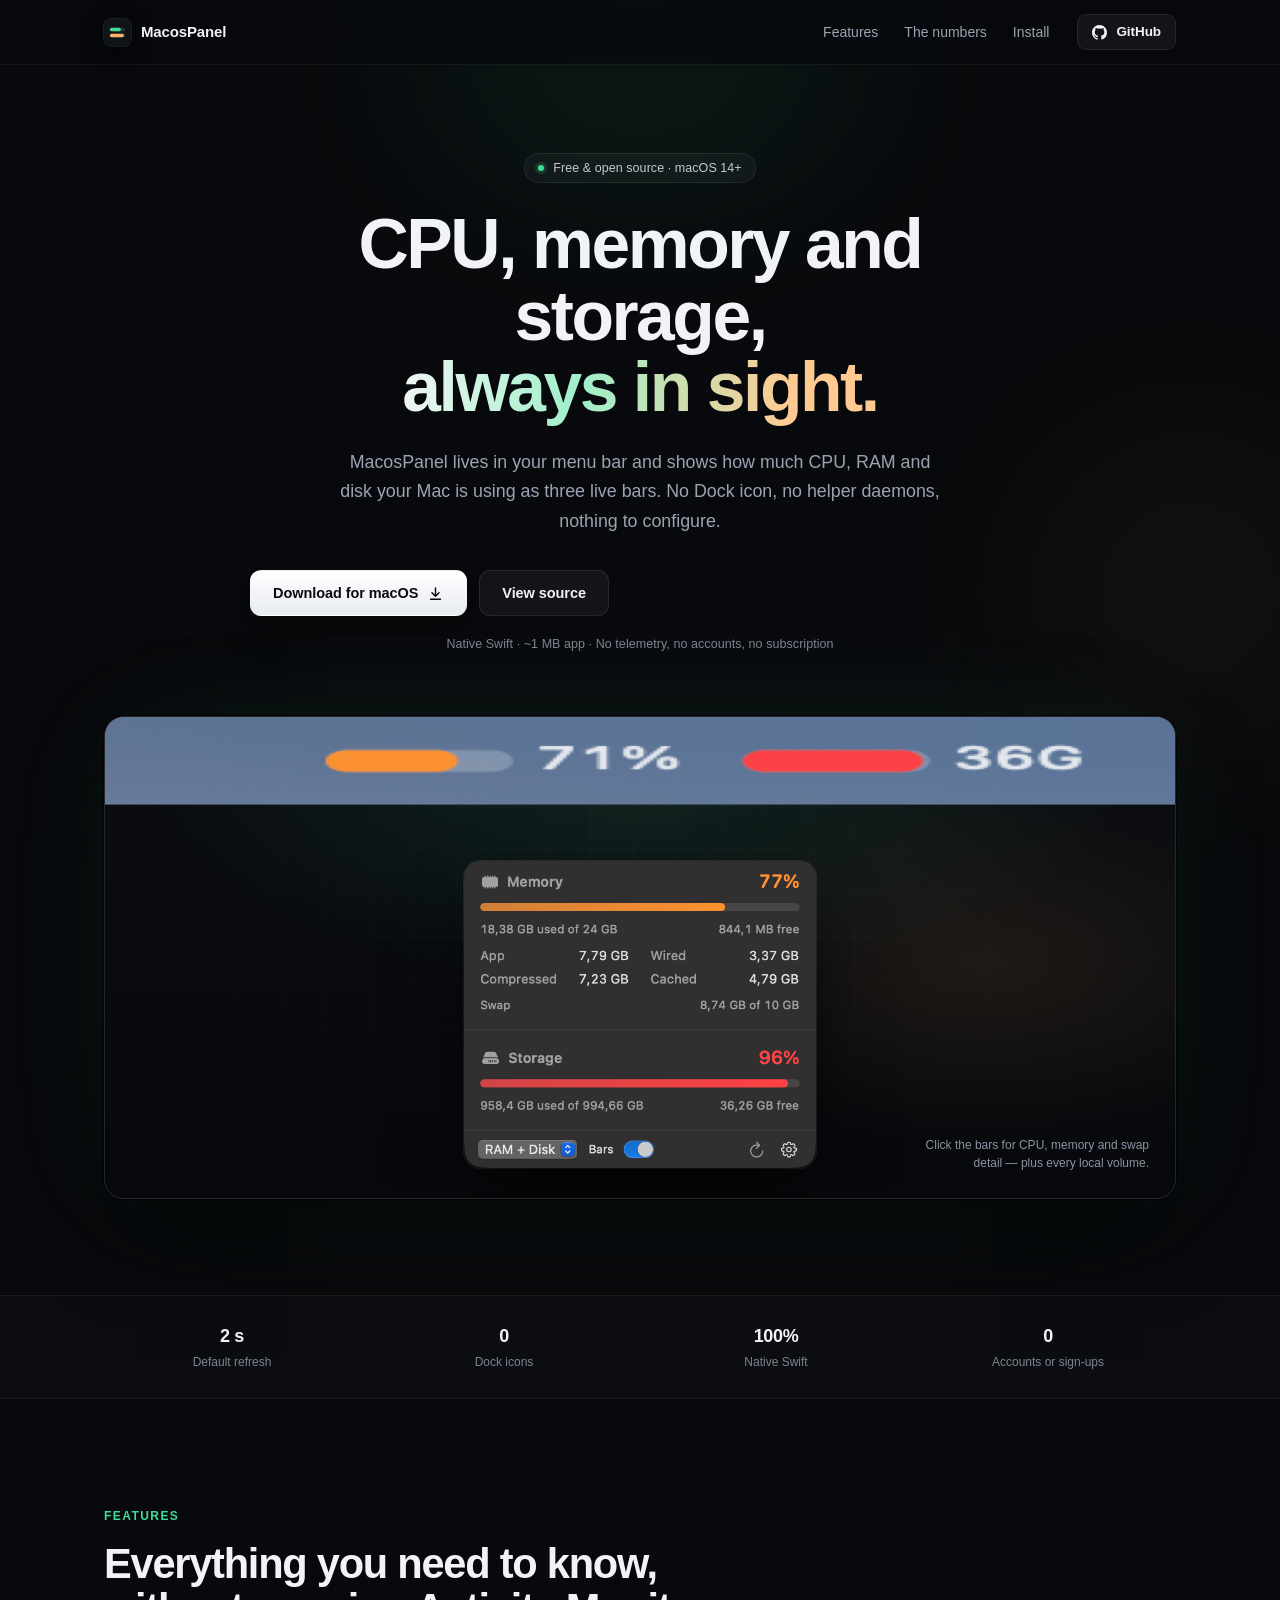
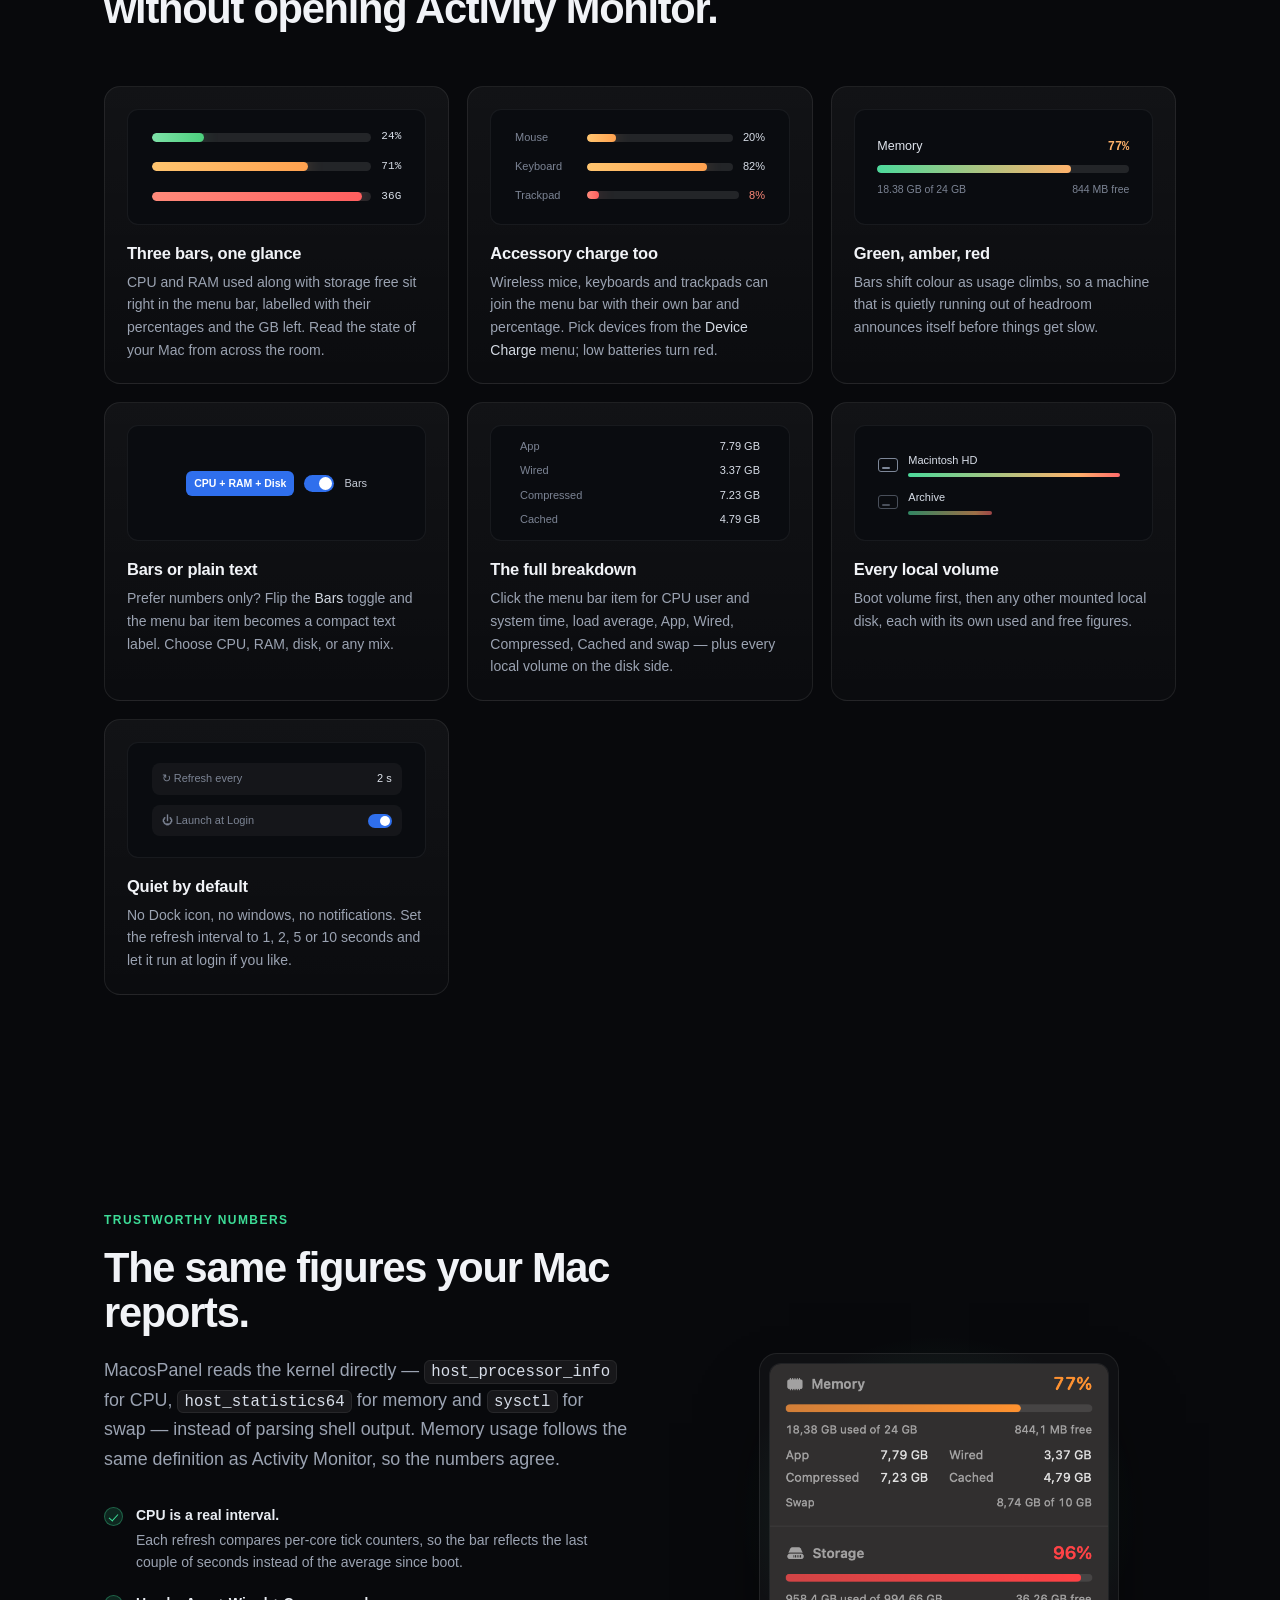
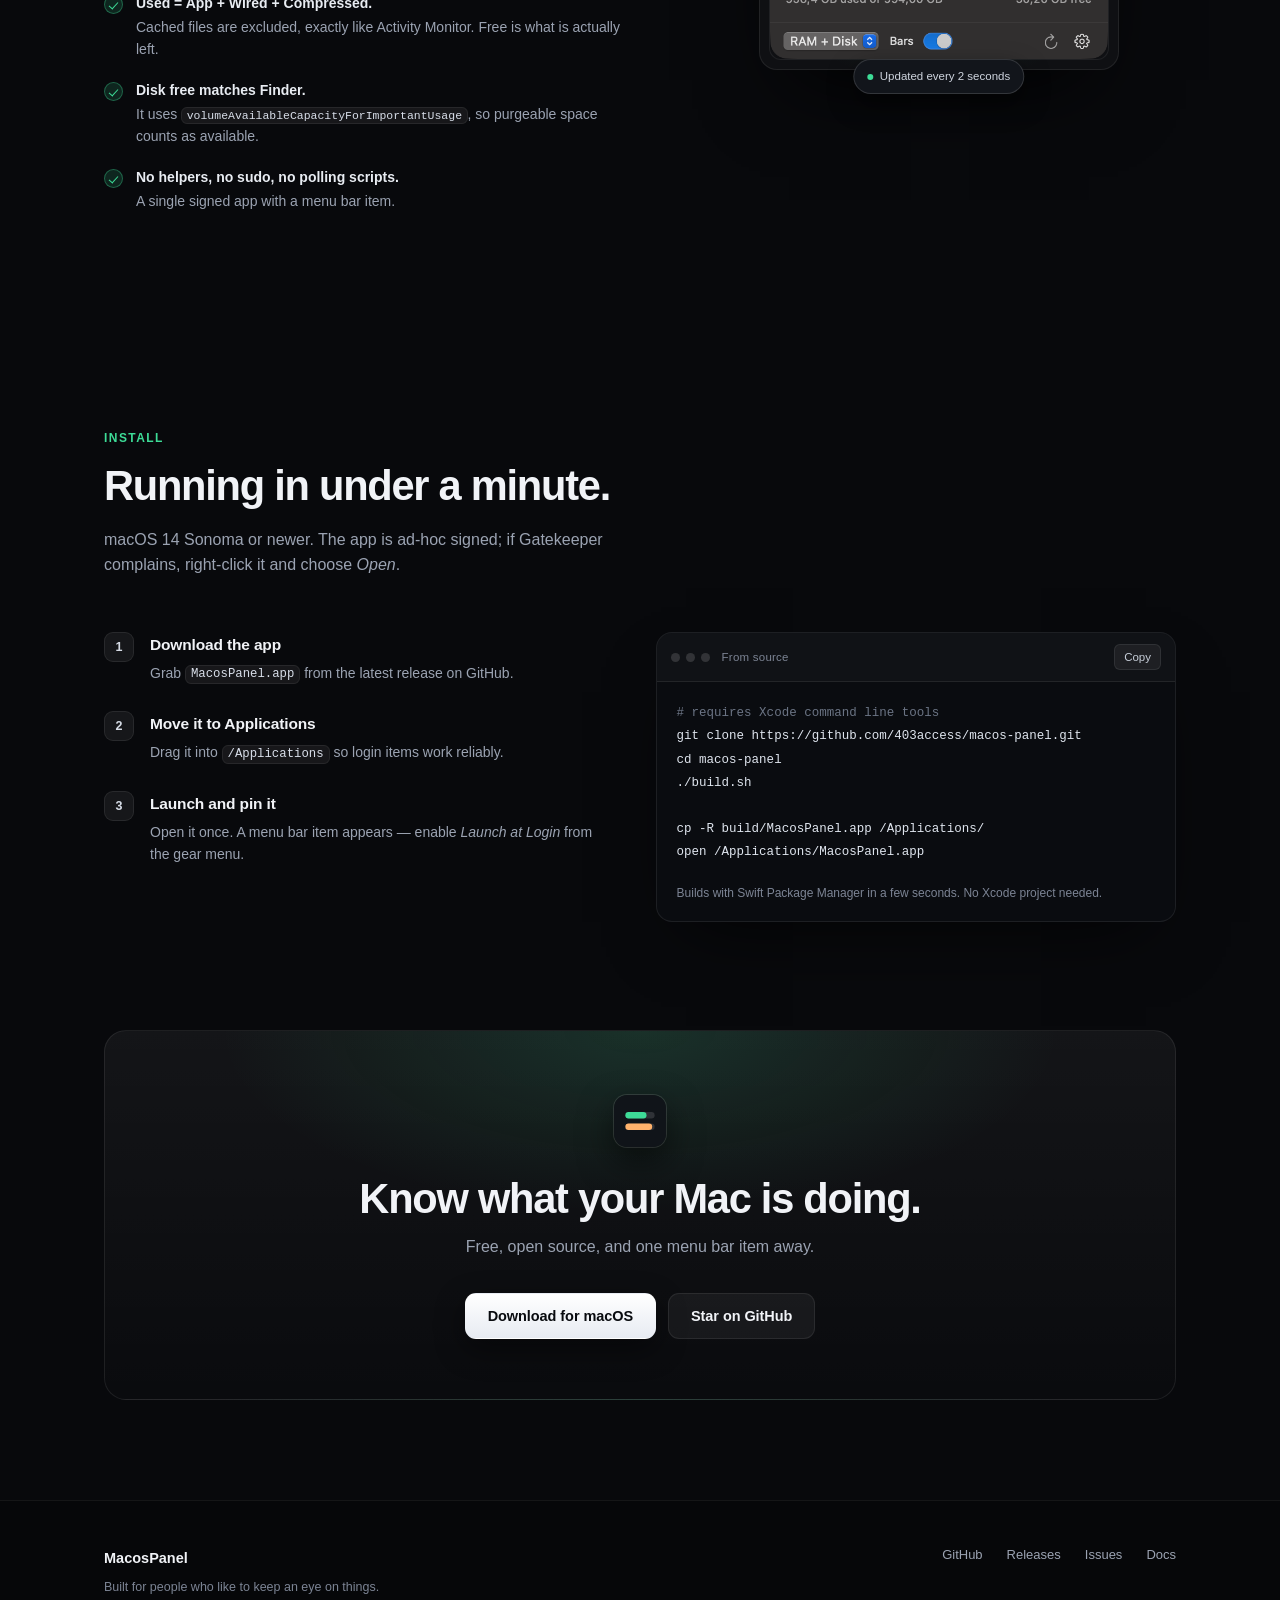
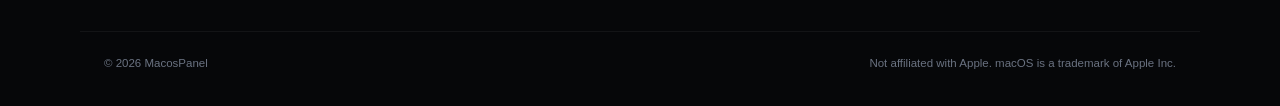
<file: site/index.html>
<!doctype html>
<html lang="en">
<head>
<meta charset="utf-8">
<meta name="viewport" content="width=device-width, initial-scale=1">
<title>MacosPanel — CPU, RAM and storage in your menu bar</title>
<meta name="description" content="MacosPanel is a tiny native macOS menu bar app that shows live CPU, RAM and disk usage as three bars you can read at a glance, plus the battery charge of your wireless mouse and keyboard. Free, open source, no Dock icon.">
<meta name="theme-color" content="#08090c">
<meta property="og:title" content="MacosPanel — CPU, RAM and storage in your menu bar">
<meta property="og:description" content="Three live bars in your menu bar: CPU, memory and disk. Native Swift, no background daemons, no subscriptions.">
<meta property="og:type" content="website">
<meta property="og:url" content="https://403access.github.io/macos-panel/">
<meta property="og:image" content="https://403access.github.io/macos-panel/assets/panel.png">
<link rel="canonical" href="https://403access.github.io/macos-panel/">
<meta name="twitter:card" content="summary_large_image">
<meta name="twitter:title" content="MacosPanel — CPU, RAM and storage in your menu bar">
<meta name="twitter:description" content="Three live bars in your menu bar: CPU, memory and disk. Native Swift, no background daemons, no subscriptions.">
<link rel="icon" href="assets/favicon.svg" type="image/svg+xml">
<link rel="stylesheet" href="styles.css">
<script>document.documentElement.classList.add("js");</script>
</head>
<body>

<div class="glow glow-a" aria-hidden="true"></div>
<div class="glow glow-b" aria-hidden="true"></div>

<header class="nav">
  <div class="container nav-inner">
    <a class="brand" href="#top" aria-label="MacosPanel home">
      <svg class="brand-mark" viewBox="0 0 64 64" aria-hidden="true">
        <rect width="64" height="64" rx="15" fill="#101419"/>
        <rect x="14" y="21" width="36" height="8" rx="4" fill="#ffffff" opacity=".13"/>
        <rect x="14" y="21" width="26" height="8" rx="4" fill="#3ddc97"/>
        <rect x="14" y="35" width="36" height="8" rx="4" fill="#ffffff" opacity=".13"/>
        <rect x="14" y="35" width="33" height="8" rx="4" fill="#ffb26b"/>
      </svg>
      <span>MacosPanel</span>
    </a>
    <nav class="nav-links" aria-label="Main">
      <a href="#features">Features</a>
      <a href="#numbers">The numbers</a>
      <a href="#install">Install</a>
    </nav>
    <a class="btn btn-ghost btn-sm" href="https://github.com/403access/macos-panel" target="_blank" rel="noreferrer">
      <svg class="gh" viewBox="0 0 16 16" aria-hidden="true"><path fill="currentColor" d="M8 0C3.58 0 0 3.58 0 8c0 3.54 2.29 6.53 5.47 7.59.4.07.55-.17.55-.38 0-.19-.01-.82-.01-1.49-2.01.37-2.53-.49-2.69-.94-.09-.23-.48-.94-.82-1.13-.28-.15-.68-.52-.01-.53.63-.01 1.08.58 1.23.82.72 1.21 1.87.87 2.33.66.07-.52.28-.87.51-1.07-1.78-.2-3.64-.89-3.64-3.95 0-.87.31-1.59.82-2.15-.08-.2-.36-1.02.08-2.12 0 0 .67-.21 2.2.82.64-.18 1.32-.27 2-.27.68 0 1.36.09 2 .27 1.53-1.04 2.2-.82 2.2-.82.44 1.1.16 1.92.08 2.12.51.56.82 1.27.82 2.15 0 3.07-1.87 3.75-3.65 3.95.29.25.54.73.54 1.48 0 1.07-.01 1.93-.01 2.2 0 .21.15.46.55.38A8.01 8.01 0 0016 8c0-4.42-3.58-8-8-8z"/></svg>
      GitHub
    </a>
  </div>
</header>

<main id="top">

  <section class="hero">
    <div class="container">
      <div class="hero-copy">
        <p class="pill">
          <span class="pill-dot"></span>
          Free &amp; open source · macOS 14+
        </p>
        <h1>CPU, memory and storage,<br><span class="grad">always in sight.</span></h1>
        <p class="lede">
          MacosPanel lives in your menu bar and shows how much CPU, RAM and disk your Mac
          is using as three live bars. No Dock icon, no helper daemons, nothing to configure.
        </p>
        <div class="cta-row">
          <a class="btn btn-primary" href="https://github.com/403access/macos-panel/releases/latest">
            Download for macOS
            <svg viewBox="0 0 24 24" aria-hidden="true"><path fill="none" stroke="currentColor" stroke-width="2" stroke-linecap="round" stroke-linejoin="round" d="M12 4v12m0 0l-5-5m5 5l5-5M5 20h14"/></svg>
          </a>
          <a class="btn btn-secondary" href="https://github.com/403access/macos-panel" target="_blank" rel="noreferrer">
            View source
          </a>
        </div>
        <p class="fine">Native Swift · ~1&nbsp;MB app · No telemetry, no accounts, no subscription</p>
      </div>

      <div class="showcase" role="img" aria-label="MacosPanel running in the macOS menu bar with its detail panel open">
        <div class="bar">
          <img class="bar-shot" src="assets/menubar.png" alt="MacosPanel's CPU, RAM and disk usage bars in the macOS menu bar" width="1280" height="132">
        </div>
        <div class="showcase-body">
          <div class="panel-shot">
            <img src="assets/panel.png" alt="The MacosPanel detail panel showing CPU, memory and storage gauges" width="604" height="526">
          </div>
          <p class="shot-caption">Click the bars for CPU, memory and swap detail — plus every local volume.</p>
        </div>
      </div>
    </div>
  </section>

  <section class="strip" aria-label="At a glance">
    <div class="container strip-inner">
      <div class="strip-item"><strong>2 s</strong><span>Default refresh</span></div>
      <div class="strip-item"><strong>0</strong><span>Dock icons</span></div>
      <div class="strip-item"><strong>100%</strong><span>Native Swift</span></div>
      <div class="strip-item"><strong>0</strong><span>Accounts or sign-ups</span></div>
    </div>
  </section>

  <section id="features" class="section">
    <div class="container">
      <header class="section-head">
        <p class="eyebrow">Features</p>
        <h2>Everything you need to know,<br>without opening Activity Monitor.</h2>
      </header>

      <div class="grid">
        <article class="card reveal">
          <div class="card-visual bars-demo" aria-hidden="true">
            <div class="demo-bar cool"><span class="track"><i style="width:24%"></i></span><em>24%</em></div>
            <div class="demo-bar"><span class="track"><i style="width:71%"></i></span><em>71%</em></div>
            <div class="demo-bar hot"><span class="track"><i style="width:96%"></i></span><em>36G</em></div>
          </div>
          <h3>Three bars, one glance</h3>
          <p>CPU and RAM used along with storage free sit right in the menu bar, labelled with their percentages and the GB left. Read the state of your Mac from across the room.</p>
        </article>

        <article class="card reveal">
          <div class="card-visual" aria-hidden="true">
            <div class="device-charge">
              <div class="row">
                <span>Mouse</span>
                <span class="track"><i style="width:20%"></i></span>
                <b>20%</b>
              </div>
              <div class="row">
                <span>Keyboard</span>
                <span class="track"><i style="width:82%"></i></span>
                <b>82%</b>
              </div>
              <div class="row low">
                <span>Trackpad</span>
                <span class="track"><i style="width:8%"></i></span>
                <b>8%</b>
              </div>
            </div>
          </div>
          <h3>Accessory charge too</h3>
          <p>Wireless mice, keyboards and trackpads can join the menu bar with their own bar and percentage. Pick devices from the <em>Device Charge</em> menu; low batteries turn red.</p>
        </article>

        <article class="card reveal">
          <div class="card-visual" aria-hidden="true">
            <div class="demo-gauge">
              <div class="demo-head"><span>Memory</span><b class="warn">77%</b></div>
              <div class="demo-track"><i style="width:77%"></i></div>
              <div class="demo-foot"><span>18.38 GB of 24 GB</span><span>844 MB free</span></div>
            </div>
          </div>
          <h3>Green, amber, red</h3>
          <p>Bars shift colour as usage climbs, so a machine that is quietly running out of headroom announces itself before things get slow.</p>
        </article>

        <article class="card reveal">
          <div class="card-visual mono-demo" aria-hidden="true">
            <span class="mono-pill">CPU + RAM + Disk</span>
            <span class="switch"><i></i></span>
            <span class="mono-text">Bars</span>
          </div>
          <h3>Bars or plain text</h3>
          <p>Prefer numbers only? Flip the <em>Bars</em> toggle and the menu bar item becomes a compact text label. Choose CPU, RAM, disk, or any mix.</p>
        </article>

        <article class="card reveal">
          <div class="card-visual" aria-hidden="true">
            <ul class="mini-list">
              <li><span>App</span><b>7.79 GB</b></li>
              <li><span>Wired</span><b>3.37 GB</b></li>
              <li><span>Compressed</span><b>7.23 GB</b></li>
              <li><span>Cached</span><b>4.79 GB</b></li>
            </ul>
          </div>
          <h3>The full breakdown</h3>
          <p>Click the menu bar item for CPU user and system time, load average, App, Wired, Compressed, Cached and swap — plus every local volume on the disk side.</p>
        </article>

        <article class="card reveal">
          <div class="card-visual" aria-hidden="true">
            <div class="demo-volumes">
              <div><span class="disk-ico"></span><div><b>Macintosh HD</b><i style="width:96%"></i></div></div>
              <div><span class="disk-ico alt"></span><div><b>Archive</b><i style="width:38%"></i></div></div>
            </div>
          </div>
          <h3>Every local volume</h3>
          <p>Boot volume first, then any other mounted local disk, each with its own used and free figures.</p>
        </article>

        <article class="card reveal">
          <div class="card-visual" aria-hidden="true">
            <div class="demo-settings">
              <span>↻ Refresh every <b>2 s</b></span>
              <span>⏻ Launch at Login <i class="on"></i></span>
            </div>
          </div>
          <h3>Quiet by default</h3>
          <p>No Dock icon, no windows, no notifications. Set the refresh interval to 1, 2, 5 or 10 seconds and let it run at login if you like.</p>
        </article>
      </div>
    </div>
  </section>

  <section id="numbers" class="section">
    <div class="container split">
      <div class="split-copy">
        <p class="eyebrow">Trustworthy numbers</p>
        <h2>The same figures your Mac reports.</h2>
        <p class="lede">
          MacosPanel reads the kernel directly — <code>host_processor_info</code> for CPU,
          <code>host_statistics64</code> for memory and <code>sysctl</code> for swap —
          instead of parsing shell output. Memory usage follows the
          same definition as Activity Monitor, so the numbers agree.
        </p>
        <ul class="checks">
          <li><span class="check"></span><div><b>CPU is a real interval.</b> Each refresh compares per-core tick counters, so the bar reflects the last couple of seconds instead of the average since boot.</div></li>
          <li><span class="check"></span><div><b>Used = App + Wired + Compressed.</b> Cached files are excluded, exactly like Activity Monitor. Free is what is actually left.</div></li>
          <li><span class="check"></span><div><b>Disk free matches Finder.</b> It uses <code>volumeAvailableCapacityForImportantUsage</code>, so purgeable space counts as available.</div></li>
          <li><span class="check"></span><div><b>No helpers, no sudo, no polling scripts.</b> A single signed app with a menu bar item.</div></li>
        </ul>
      </div>
      <div class="split-visual reveal">
        <div class="frame">
          <img src="assets/panel.png" alt="CPU, memory and storage detail panel with gauges" width="604" height="526" loading="lazy">
        </div>
        <div class="frame-chip"><span class="live-dot"></span>Updated every 2 seconds</div>
      </div>
    </div>
  </section>

  <section id="install" class="section">
    <div class="container">
      <header class="section-head">
        <p class="eyebrow">Install</p>
        <h2>Running in under a minute.</h2>
        <p class="section-sub">macOS 14 Sonoma or newer. The app is ad-hoc signed; if Gatekeeper complains, right-click it and choose <em>Open</em>.</p>
      </header>

      <div class="install-grid">
        <ol class="steps">
          <li class="reveal"><span class="num">1</span><div><b>Download the app</b><p>Grab <code>MacosPanel.app</code> from the latest release on GitHub.</p></div></li>
          <li class="reveal"><span class="num">2</span><div><b>Move it to Applications</b><p>Drag it into <code>/Applications</code> so login items work reliably.</p></div></li>
          <li class="reveal"><span class="num">3</span><div><b>Launch and pin it</b><p>Open it once. A menu bar item appears — enable <em>Launch at Login</em> from the gear menu.</p></div></li>
        </ol>

        <div class="code-card reveal">
          <div class="code-head">
            <span class="dots"><i></i><i></i><i></i></span>
            <span class="code-title">From source</span>
            <button class="copy" type="button" data-copy="#build-snippet" aria-label="Copy commands">Copy</button>
          </div>
<pre id="build-snippet"><code><span class="c"># requires Xcode command line tools</span>
git clone https://github.com/403access/macos-panel.git
cd macos-panel
./build.sh

cp -R build/MacosPanel.app /Applications/
open /Applications/MacosPanel.app</code></pre>
          <p class="code-note">Builds with Swift Package Manager in a few seconds. No Xcode project needed.</p>
        </div>
      </div>
    </div>
  </section>

  <section class="final">
    <div class="container">
      <div class="final-card reveal">
        <svg class="final-mark" viewBox="0 0 64 64" aria-hidden="true">
          <rect width="64" height="64" rx="15" fill="#101419"/>
          <rect x="14" y="21" width="36" height="8" rx="4" fill="#ffffff" opacity=".13"/>
          <rect x="14" y="21" width="26" height="8" rx="4" fill="#3ddc97"/>
          <rect x="14" y="35" width="36" height="8" rx="4" fill="#ffffff" opacity=".13"/>
          <rect x="14" y="35" width="33" height="8" rx="4" fill="#ffb26b"/>
        </svg>
        <h2>Know what your Mac is doing.</h2>
        <p>Free, open source, and one menu bar item away.</p>
        <div class="cta-row center">
          <a class="btn btn-primary" href="https://github.com/403access/macos-panel/releases/latest">Download for macOS</a>
          <a class="btn btn-secondary" href="https://github.com/403access/macos-panel" target="_blank" rel="noreferrer">Star on GitHub</a>
        </div>
      </div>
    </div>
  </section>

</main>

<footer class="footer">
  <div class="container footer-inner">
    <div class="footer-brand">
      <span>MacosPanel</span>
      <p>Built for people who like to keep an eye on things.</p>
    </div>
    <div class="footer-links">
      <a href="https://github.com/403access/macos-panel" target="_blank" rel="noreferrer">GitHub</a>
      <a href="https://github.com/403access/macos-panel/releases" target="_blank" rel="noreferrer">Releases</a>
      <a href="https://github.com/403access/macos-panel/issues" target="_blank" rel="noreferrer">Issues</a>
      <a href="https://github.com/403access/macos-panel/blob/main/README.md" target="_blank" rel="noreferrer">Docs</a>
    </div>
  </div>
  <div class="container footer-fine">
    <span>© <span id="year">2026</span> MacosPanel</span>
    <span>Not affiliated with Apple. macOS is a trademark of Apple Inc.</span>
  </div>
</footer>

<script src="main.js" defer></script>
</body>
</html>
</file>
<file: site/styles.css>
:root {
  --bg: #08090c;
  --surface: #0e1015;
  --surface-2: #12151b;
  --line: rgba(255, 255, 255, 0.08);
  --line-strong: rgba(255, 255, 255, 0.14);
  --text: #f1f3f7;
  --muted: #9ba3b2;
  --muted-2: #7c8494;
  --mint: #3ddc97;
  --amber: #ffb26b;
  --red: #ff6b6b;
  --radius: 16px;
  --container: 1120px;
  --font: ui-sans-serif, -apple-system, BlinkMacSystemFont, "SF Pro Text", "Segoe UI",
    Roboto, Helvetica, Arial, sans-serif;
  --mono: ui-monospace, "SF Mono", SFMono-Regular, Menlo, Consolas, monospace;
}

*,
*::before,
*::after {
  box-sizing: border-box;
}

html {
  scroll-behavior: smooth;
  -webkit-text-size-adjust: 100%;
  overflow-x: clip;
}

body {
  margin: 0;
  background: var(--bg);
  color: var(--text);
  font-family: var(--font);
  font-size: 16px;
  line-height: 1.6;
  -webkit-font-smoothing: antialiased;
}

img {
  max-width: 100%;
  height: auto;
  display: block;
}

a {
  color: inherit;
  text-decoration: none;
}

a:focus-visible,
button:focus-visible {
  outline: 2px solid var(--mint);
  outline-offset: 3px;
  border-radius: 8px;
}

::selection {
  background: rgba(61, 220, 151, 0.28);
}

h1,
h2,
h3 {
  margin: 0;
  letter-spacing: -0.025em;
  line-height: 1.08;
  font-weight: 650;
}

p {
  margin: 0;
}

code {
  font-family: var(--mono);
  font-size: 0.88em;
  color: #d8dee9;
  background: rgba(255, 255, 255, 0.06);
  border: 1px solid rgba(255, 255, 255, 0.07);
  padding: 0.12em 0.4em;
  border-radius: 6px;
  white-space: normal;
  overflow-wrap: break-word;
}

pre code {
  display: block;
  background: none;
  border: 0;
  padding: 0;
  border-radius: 0;
  color: inherit;
  font-size: inherit;
  white-space: pre;
  overflow-wrap: normal;
}

.container {
  width: 100%;
  max-width: var(--container);
  margin: 0 auto;
  padding: 0 24px;
}

/* ---------- Ambient background ---------- */

.glow {
  position: absolute;
  pointer-events: none;
  z-index: 0;
  filter: blur(90px);
  opacity: 0.5;
}

.glow-a {
  top: -220px;
  left: 50%;
  width: 900px;
  height: 560px;
  transform: translateX(-50%);
  background: radial-gradient(closest-side, rgba(61, 220, 151, 0.22), transparent 72%);
}

.glow-b {
  top: 240px;
  right: -260px;
  width: 700px;
  height: 700px;
  background: radial-gradient(closest-side, rgba(255, 178, 107, 0.14), transparent 70%);
}

/* ---------- Nav ---------- */

.nav {
  position: sticky;
  top: 0;
  z-index: 50;
  background: rgba(8, 9, 12, 0.72);
  backdrop-filter: saturate(160%) blur(18px);
  -webkit-backdrop-filter: saturate(160%) blur(18px);
  border-bottom: 1px solid rgba(255, 255, 255, 0.06);
}

.nav-inner {
  display: flex;
  align-items: center;
  gap: 24px;
  height: 64px;
}

.brand {
  display: inline-flex;
  align-items: center;
  gap: 10px;
  font-weight: 620;
  letter-spacing: -0.01em;
  font-size: 15px;
}

.brand-mark {
  width: 27px;
  height: 27px;
  border-radius: 7px;
  box-shadow: 0 0 0 1px rgba(255, 255, 255, 0.1), 0 6px 18px rgba(0, 0, 0, 0.5);
}

.nav-links {
  display: flex;
  gap: 26px;
  margin-left: auto;
  font-size: 14px;
  color: var(--muted);
}

.nav-links a {
  transition: color 0.15s ease;
}

.nav-links a:hover {
  color: var(--text);
}

.nav .btn-ghost {
  margin-left: 4px;
}

@media (max-width: 760px) {
  .nav-links {
    display: none;
  }
  .nav .btn-ghost {
    margin-left: auto;
  }
}

/* ---------- Buttons ---------- */

.btn {
  display: inline-flex;
  align-items: center;
  justify-content: center;
  gap: 9px;
  height: 46px;
  padding: 0 22px;
  border-radius: 11px;
  font-size: 14.5px;
  font-weight: 560;
  letter-spacing: -0.005em;
  border: 1px solid transparent;
  transition: transform 0.15s ease, box-shadow 0.2s ease, background 0.15s ease,
    border-color 0.15s ease;
  white-space: nowrap;
}

.btn svg {
  width: 17px;
  height: 17px;
}

.btn-primary {
  background: linear-gradient(180deg, #ffffff, #e7ebf2);
  color: #090b0f;
  box-shadow: 0 1px 0 rgba(255, 255, 255, 0.6) inset, 0 10px 30px rgba(0, 0, 0, 0.45);
}

.btn-primary:hover {
  transform: translateY(-1px);
  box-shadow: 0 1px 0 rgba(255, 255, 255, 0.6) inset, 0 14px 36px rgba(0, 0, 0, 0.55);
}

.btn-secondary,
.btn-ghost {
  background: rgba(255, 255, 255, 0.05);
  border-color: var(--line);
  color: var(--text);
}

.btn-secondary:hover,
.btn-ghost:hover {
  background: rgba(255, 255, 255, 0.09);
  border-color: var(--line-strong);
}

.btn-sm {
  height: 36px;
  padding: 0 14px;
  font-size: 13.5px;
  border-radius: 9px;
}

.btn-sm .gh {
  width: 15px;
  height: 15px;
}

.cta-row {
  display: flex;
  flex-wrap: wrap;
  gap: 12px;
  margin-top: 34px;
}

.cta-row.center {
  justify-content: center;
}

/* ---------- Hero ---------- */

.hero {
  position: relative;
  z-index: 1;
  padding: 88px 0 24px;
}

.hero-copy {
  max-width: 780px;
  margin: 0 auto;
  text-align: center;
}

.pill {
  display: inline-flex;
  align-items: center;
  gap: 9px;
  height: 30px;
  padding: 0 13px;
  margin-bottom: 26px;
  border-radius: 999px;
  border: 1px solid var(--line);
  background: rgba(255, 255, 255, 0.04);
  font-size: 12.5px;
  font-weight: 500;
  color: #c3c9d4;
  letter-spacing: 0.005em;
}

.pill-dot {
  width: 6px;
  height: 6px;
  border-radius: 50%;
  background: var(--mint);
  box-shadow: 0 0 0 3px rgba(61, 220, 151, 0.16);
}

h1 {
  font-size: clamp(2.6rem, 6.2vw, 4.35rem);
  letter-spacing: -0.035em;
  line-height: 1.03;
}

.grad {
  background: linear-gradient(96deg, #f2f6f4 0%, #9ff0c9 38%, #ffca92 82%);
  -webkit-background-clip: text;
  background-clip: text;
  color: transparent;
}

.lede {
  margin: 24px auto 0;
  max-width: 610px;
  font-size: clamp(1rem, 1.4vw, 1.115rem);
  color: var(--muted);
  line-height: 1.65;
}

.fine {
  margin-top: 18px;
  font-size: 12.5px;
  color: var(--muted-2);
  letter-spacing: 0.005em;
}

/* ---------- Showcase ---------- */

.showcase {
  margin: 62px auto 0;
  border-radius: 20px;
  border: 1px solid rgba(255, 255, 255, 0.1);
  background: #0b0d11;
  overflow: hidden;
  box-shadow: 0 0 0 1px rgba(0, 0, 0, 0.6), 0 40px 100px -30px rgba(0, 0, 0, 0.9),
    0 0 120px -40px rgba(61, 220, 151, 0.18);
}

.bar {
  position: relative;
  overflow: hidden;
  background: #66768f;
  height: clamp(62px, 7.2vw, 88px);
  border-bottom: 1px solid rgba(0, 0, 0, 0.35);
}

.bar-shot {
  position: absolute;
  inset: 0;
  width: 100%;
  height: 100%;
  object-fit: cover;
  object-position: center;
  opacity: 0.98;
  display: block;
}

.showcase-body {
  position: relative;
  display: flex;
  justify-content: center;
  padding: 56px 24px 30px;
  background:
    radial-gradient(700px 320px at 50% -10%, rgba(61, 220, 151, 0.12), transparent 70%),
    radial-gradient(520px 260px at 82% 40%, rgba(255, 178, 107, 0.09), transparent 70%),
    linear-gradient(180deg, #0a0c10, #07080b);
}

.showcase-body::before {
  content: "";
  position: absolute;
  inset: 0;
  background-image: linear-gradient(rgba(255, 255, 255, 0.028) 1px, transparent 1px),
    linear-gradient(90deg, rgba(255, 255, 255, 0.028) 1px, transparent 1px);
  background-size: 44px 44px;
  mask-image: radial-gradient(ellipse 70% 80% at 50% 30%, #000 20%, transparent 75%);
  -webkit-mask-image: radial-gradient(ellipse 70% 80% at 50% 30%, #000 20%, transparent 75%);
  pointer-events: none;
}

.panel-shot {
  position: relative;
  width: min(352px, 84%);
  border-radius: 16px;
  box-shadow: 0 30px 70px -18px rgba(0, 0, 0, 0.85), 0 0 0 1px rgba(255, 255, 255, 0.09);
  overflow: hidden;
}

.panel-shot img {
  width: 100%;
}

.shot-caption {
  position: absolute;
  bottom: 26px;
  right: 26px;
  max-width: 230px;
  font-size: 12px;
  line-height: 1.5;
  color: #8b93a3;
  text-align: right;
}

@media (max-width: 900px) {
  .shot-caption {
    position: static;
    max-width: none;
    margin-top: 26px;
    text-align: center;
  }
  .showcase-body {
    flex-direction: column;
    align-items: center;
    padding: 40px 20px 24px;
  }
}

/* ---------- Strip ---------- */

.strip {
  position: relative;
  z-index: 1;
  margin-top: 72px;
  border-top: 1px solid rgba(255, 255, 255, 0.06);
  border-bottom: 1px solid rgba(255, 255, 255, 0.06);
  background: rgba(255, 255, 255, 0.015);
}

.strip-inner {
  display: grid;
  grid-template-columns: repeat(4, 1fr);
  gap: 16px;
  padding-top: 26px;
  padding-bottom: 26px;
}

.strip-item {
  display: flex;
  flex-direction: column;
  align-items: center;
  gap: 2px;
  text-align: center;
}

.strip-item strong {
  font-size: 18px;
  letter-spacing: -0.02em;
  font-weight: 600;
}

.strip-item span {
  font-size: 12px;
  color: var(--muted-2);
}

@media (max-width: 640px) {
  .strip-inner {
    grid-template-columns: repeat(2, 1fr);
    gap: 22px;
  }
}

/* ---------- Sections ---------- */

.section {
  position: relative;
  z-index: 1;
  padding: 108px 0;
}

.section-head {
  max-width: 660px;
  margin-bottom: 54px;
}

.eyebrow {
  font-size: 12px;
  font-weight: 600;
  letter-spacing: 0.12em;
  text-transform: uppercase;
  color: var(--mint);
  margin-bottom: 16px;
}

h2 {
  font-size: clamp(1.85rem, 3.4vw, 2.6rem);
  letter-spacing: -0.03em;
}

.section-sub {
  margin-top: 18px;
  color: var(--muted);
  max-width: 560px;
}

/* ---------- Feature grid ---------- */

.grid {
  display: grid;
  grid-template-columns: repeat(3, 1fr);
  gap: 18px;
}

@media (max-width: 940px) {
  .grid {
    grid-template-columns: repeat(2, 1fr);
  }
}

@media (max-width: 620px) {
  .grid {
    grid-template-columns: 1fr;
    gap: 14px;
  }
}

.card {
  display: flex;
  flex-direction: column;
  padding: 22px;
  border-radius: var(--radius);
  border: 1px solid var(--line);
  background: linear-gradient(180deg, rgba(255, 255, 255, 0.045), rgba(255, 255, 255, 0.014));
  transition: border-color 0.2s ease, transform 0.25s ease, background 0.2s ease;
}

.card:hover {
  border-color: rgba(255, 255, 255, 0.16);
  transform: translateY(-2px);
}

.card h3 {
  font-size: 16.5px;
  letter-spacing: -0.015em;
  margin: 20px 0 8px;
}

.card p {
  font-size: 14px;
  line-height: 1.62;
  color: var(--muted);
}

.card p em {
  font-style: normal;
  color: #d3d9e2;
}

.card-visual {
  height: 116px;
  border-radius: 11px;
  border: 1px solid rgba(255, 255, 255, 0.06);
  background: #0a0c10;
  display: flex;
  align-items: center;
  justify-content: center;
  padding: 16px;
  overflow: hidden;
}

/* bars demo */
.bars-demo {
  flex-direction: column;
  gap: 12px;
}

.demo-bar {
  display: flex;
  align-items: center;
  gap: 10px;
  width: 100%;
  max-width: 250px;
}

.demo-bar span.track {
  display: block;
  flex: 1;
  height: 9px;
  border-radius: 999px;
  background: rgba(255, 255, 255, 0.1);
  overflow: hidden;
}

.demo-bar span.track i {
  display: block;
  height: 100%;
  border-radius: 999px;
  background: linear-gradient(90deg, #ffc56f, #ffa14f);
  box-shadow: 0 0 16px rgba(255, 178, 107, 0.35);
}

.demo-bar em {
  font-style: normal;
  font-family: var(--mono);
  font-size: 11px;
  color: #d9dfe8;
  letter-spacing: 0.02em;
}

.demo-bar.hot span.track i {
  background: linear-gradient(90deg, #ff8a7a, #ff5f5f);
  box-shadow: 0 0 16px rgba(255, 107, 107, 0.35);
}

.demo-bar.cool span.track i {
  background: linear-gradient(90deg, #7ee2a8, #4cd07d);
  box-shadow: 0 0 16px rgba(76, 208, 125, 0.3);
}

/* gauge demo */
.demo-gauge {
  width: 100%;
  max-width: 252px;
}

.demo-head {
  display: flex;
  justify-content: space-between;
  align-items: baseline;
  font-size: 12.5px;
  color: #dfe4ec;
  margin-bottom: 8px;
}

.demo-head .warn {
  color: var(--amber);
  font-weight: 650;
  font-family: var(--mono);
  font-size: 12px;
}

.demo-track {
  height: 8px;
  border-radius: 999px;
  background: rgba(255, 255, 255, 0.1);
  overflow: hidden;
}

.demo-track i {
  display: block;
  height: 100%;
  border-radius: 999px;
  background: linear-gradient(90deg, #4cd99b, #ffb26b);
}

.demo-foot {
  display: flex;
  justify-content: space-between;
  gap: 8px;
  margin-top: 8px;
  font-size: 10.5px;
  color: var(--muted-2);
  font-variant-numeric: tabular-nums;
}

/* mono demo */
.mono-demo {
  gap: 10px;
}

.mono-pill {
  font-size: 10.5px;
  font-weight: 600;
  padding: 4px 8px;
  border-radius: 6px;
  background: #2f6fed;
  color: #fff;
}

.mono-text {
  font-size: 11px;
  color: #c6ccd7;
}

.switch {
  width: 30px;
  height: 17px;
  border-radius: 999px;
  background: #2f6fed;
  padding: 2px;
  display: inline-flex;
  justify-content: flex-end;
}

.switch i {
  width: 13px;
  height: 13px;
  border-radius: 50%;
  background: #fff;
}

/* mini list */
.mini-list {
  list-style: none;
  margin: 0;
  padding: 0;
  width: 100%;
  max-width: 240px;
  font-size: 11px;
  display: grid;
  gap: 7px;
}

.mini-list li {
  display: flex;
  justify-content: space-between;
  gap: 12px;
  color: var(--muted-2);
}

.mini-list b {
  color: #d8dee8;
  font-weight: 500;
  font-variant-numeric: tabular-nums;
}

/* device charge demo */
.device-charge {
  width: 100%;
  max-width: 250px;
  display: grid;
  gap: 11px;
}

.device-charge .row {
  display: grid;
  grid-template-columns: 62px 1fr auto;
  align-items: center;
  gap: 10px;
  font-size: 11px;
  color: var(--muted-2);
}

.device-charge .track {
  display: block;
  height: 8px;
  border-radius: 999px;
  background: rgba(255, 255, 255, 0.1);
  overflow: hidden;
}

.device-charge .track i {
  display: block;
  height: 100%;
  border-radius: 999px;
  background: linear-gradient(90deg, #ffc56f, #ffa14f);
  box-shadow: 0 0 16px rgba(255, 178, 107, 0.3);
}

.device-charge .row.low .track i {
  background: linear-gradient(90deg, #ff8a7a, #ff5f5f);
  box-shadow: 0 0 16px rgba(255, 107, 107, 0.35);
}

.device-charge b {
  color: #d8dee8;
  font-weight: 500;
  font-variant-numeric: tabular-nums;
}

.device-charge .row.low b {
  color: #ff8a7a;
}

/* volumes */
.demo-volumes {
  width: 100%;
  max-width: 250px;
  display: grid;
  gap: 12px;
}

.demo-volumes > div {
  display: flex;
  align-items: center;
  gap: 10px;
}

.disk-ico {
  width: 20px;
  height: 14px;
  border-radius: 3px;
  border: 1.5px solid #7d8798;
  position: relative;
  flex: none;
}

.disk-ico::after {
  content: "";
  position: absolute;
  left: 3px;
  bottom: 2px;
  width: 8px;
  height: 2px;
  border-radius: 2px;
  background: #7d8798;
}

.disk-ico.alt {
  opacity: 0.55;
}

.demo-volumes b {
  display: block;
  font-size: 11px;
  font-weight: 500;
  color: #d8dee8;
  margin-bottom: 4px;
}

.demo-volumes div > div {
  flex: 1;
}

.demo-volumes i {
  display: block;
  height: 4px;
  border-radius: 999px;
  background: linear-gradient(90deg, #4cd99b, #ffb26b 80%, #ff6b6b);
}

.demo-volumes > div:first-child i {
  width: 92%;
}

.demo-volumes > div:last-child i {
  width: 38%;
  opacity: 0.6;
}

/* settings */
.demo-settings {
  width: 100%;
  max-width: 250px;
  display: grid;
  gap: 10px;
  font-size: 11px;
  color: var(--muted-2);
}

.demo-settings span {
  display: flex;
  align-items: center;
  gap: 6px;
  justify-content: space-between;
  padding: 7px 10px;
  border-radius: 8px;
  background: rgba(255, 255, 255, 0.045);
}

.demo-settings b {
  color: #dfe4ec;
  font-weight: 500;
}

.demo-settings .on {
  width: 24px;
  height: 14px;
  border-radius: 999px;
  background: #2f6fed;
  position: relative;
}

.demo-settings .on::after {
  content: "";
  position: absolute;
  right: 2px;
  top: 2px;
  width: 10px;
  height: 10px;
  border-radius: 50%;
  background: #fff;
}

/* ---------- Split (numbers) ---------- */

.split {
  display: grid;
  grid-template-columns: 1.05fr 0.95fr;
  gap: 72px;
  align-items: center;
}

@media (max-width: 900px) {
  .split {
    grid-template-columns: 1fr;
    gap: 48px;
  }
}

.split-copy h2 {
  margin-bottom: 20px;
}

.split-copy .lede {
  margin: 0;
  max-width: none;
}

.checks {
  list-style: none;
  margin: 30px 0 0;
  padding: 0;
  display: grid;
  gap: 18px;
}

.checks li {
  display: flex;
  gap: 13px;
  font-size: 14px;
  color: var(--muted);
  line-height: 1.6;
}

.checks b {
  display: block;
  color: #e8ecf2;
  font-weight: 560;
  margin-bottom: 2px;
}

.checks code {
  font-size: 0.82em;
}

.check {
  flex: none;
  width: 19px;
  height: 19px;
  margin-top: 3px;
  border-radius: 50%;
  background: rgba(61, 220, 151, 0.14);
  border: 1px solid rgba(61, 220, 151, 0.35);
  position: relative;
}

.check::after {
  content: "";
  position: absolute;
  left: 6px;
  top: 4px;
  width: 5px;
  height: 9px;
  border: solid var(--mint);
  border-width: 0 1.5px 1.5px 0;
  transform: rotate(42deg);
}

.split-visual {
  position: relative;
  display: flex;
  justify-content: center;
}

.frame {
  position: relative;
  width: min(360px, 100%);
  border-radius: 18px;
  padding: 10px;
  background: rgba(255, 255, 255, 0.03);
  border: 1px solid var(--line);
  box-shadow: 0 40px 80px -30px rgba(0, 0, 0, 0.85);
}

.frame::after {
  content: "";
  position: absolute;
  inset: -30%;
  z-index: -1;
  background: radial-gradient(closest-side, rgba(61, 220, 151, 0.16), transparent 70%);
  pointer-events: none;
}

.frame img {
  border-radius: 11px;
  box-shadow: 0 0 0 1px rgba(255, 255, 255, 0.07);
}

.frame-chip {
  position: absolute;
  bottom: -24px;
  left: 50%;
  transform: translateX(-50%);
  display: inline-flex;
  align-items: center;
  gap: 7px;
  padding: 7px 13px;
  border-radius: 999px;
  font-size: 11.5px;
  color: #cfd5df;
  background: #12151b;
  border: 1px solid var(--line-strong);
  box-shadow: 0 10px 24px rgba(0, 0, 0, 0.5);
  white-space: nowrap;
}

.live-dot {
  width: 6px;
  height: 6px;
  border-radius: 50%;
  background: var(--mint);
  animation: pulse 2.4s ease-in-out infinite;
}

@keyframes pulse {
  0%,
  100% {
    box-shadow: 0 0 0 0 rgba(61, 220, 151, 0.5);
  }
  50% {
    box-shadow: 0 0 0 5px rgba(61, 220, 151, 0);
  }
}

/* ---------- Install ---------- */

.install-grid {
  display: grid;
  grid-template-columns: 1fr 1.05fr;
  gap: 56px;
  align-items: start;
}

@media (max-width: 900px) {
  .install-grid {
    grid-template-columns: 1fr;
    gap: 40px;
  }
}

.steps {
  list-style: none;
  margin: 0;
  padding: 0;
  display: grid;
  gap: 26px;
}

.steps li {
  display: flex;
  gap: 16px;
}

.num {
  flex: none;
  width: 30px;
  height: 30px;
  border-radius: 9px;
  display: grid;
  place-items: center;
  font-size: 12.5px;
  font-weight: 600;
  color: #d6dce6;
  background: rgba(255, 255, 255, 0.06);
  border: 1px solid var(--line);
}

.steps b {
  font-size: 15.5px;
  font-weight: 560;
  letter-spacing: -0.01em;
}

.steps p {
  margin-top: 4px;
  font-size: 14px;
  color: var(--muted);
}

.code-card {
  border-radius: var(--radius);
  border: 1px solid var(--line);
  background: #0a0c10;
  overflow: hidden;
  box-shadow: 0 30px 70px -30px rgba(0, 0, 0, 0.8);
}

.code-head {
  display: flex;
  align-items: center;
  gap: 12px;
  padding: 11px 14px;
  border-bottom: 1px solid var(--line);
  background: rgba(255, 255, 255, 0.025);
}

.dots {
  display: inline-flex;
  gap: 6px;
}

.dots i {
  width: 9px;
  height: 9px;
  border-radius: 50%;
  background: rgba(255, 255, 255, 0.14);
}

.code-title {
  font-size: 11.5px;
  color: var(--muted-2);
  letter-spacing: 0.02em;
}

.copy {
  margin-left: auto;
  font: inherit;
  font-size: 11.5px;
  color: #c7ced9;
  background: rgba(255, 255, 255, 0.06);
  border: 1px solid var(--line);
  border-radius: 6px;
  padding: 3px 9px;
  cursor: pointer;
  transition: background 0.15s ease;
}

.copy:hover {
  background: rgba(255, 255, 255, 0.11);
}

.code-card pre {
  margin: 0;
  padding: 20px;
  overflow-x: auto;
  font-family: var(--mono);
  font-size: 12.5px;
  line-height: 1.85;
  color: #dfe5ee;
  tab-size: 2;
}

.code-card .c {
  color: #6b7484;
}

.code-note {
  padding: 0 20px 18px;
  font-size: 12px;
  color: var(--muted-2);
}

/* ---------- Final CTA ---------- */

.final {
  position: relative;
  z-index: 1;
  padding: 0 0 100px;
}

.final-card {
  position: relative;
  text-align: center;
  padding: 64px 24px 60px;
  border-radius: 22px;
  border: 1px solid var(--line);
  background:
    radial-gradient(600px 260px at 50% 0%, rgba(61, 220, 151, 0.14), transparent 70%),
    linear-gradient(180deg, rgba(255, 255, 255, 0.05), rgba(255, 255, 255, 0.012));
  overflow: hidden;
}

.final-card h2 {
  margin-top: 22px;
}

.final-card p {
  margin-top: 12px;
  color: var(--muted);
}

.final-mark {
  width: 52px;
  height: 52px;
  border-radius: 13px;
  box-shadow: 0 0 0 1px rgba(255, 255, 255, 0.12), 0 14px 34px rgba(0, 0, 0, 0.55);
}

/* ---------- Footer ---------- */

.footer {
  position: relative;
  z-index: 1;
  border-top: 1px solid rgba(255, 255, 255, 0.06);
  padding: 44px 0 34px;
  background: rgba(0, 0, 0, 0.25);
}

.footer-inner {
  display: flex;
  justify-content: space-between;
  gap: 32px;
  flex-wrap: wrap;
}

.footer-brand span {
  font-weight: 620;
  font-size: 14.5px;
}

.footer-brand p {
  margin-top: 6px;
  font-size: 12.5px;
  color: var(--muted-2);
}

.footer-links {
  display: flex;
  gap: 24px;
  font-size: 13px;
  color: var(--muted);
  flex-wrap: wrap;
}

.footer-links a:hover {
  color: var(--text);
}

.footer-fine {
  display: flex;
  justify-content: space-between;
  gap: 16px;
  flex-wrap: wrap;
  margin-top: 34px;
  padding-top: 22px;
  border-top: 1px solid rgba(255, 255, 255, 0.05);
  font-size: 11.5px;
  color: #6a7281;
}

/* ---------- Reveal ---------- */

.reveal {
  opacity: 0;
  transform: translateY(14px);
  transition: opacity 0.6s ease, transform 0.6s cubic-bezier(0.2, 0.7, 0.3, 1);
}

html:not(.js) .reveal {
  opacity: 1;
  transform: none;
}

.reveal.in {
  opacity: 1;
  transform: none;
}

@media (prefers-reduced-motion: reduce) {
  html {
    scroll-behavior: auto;
  }
  .reveal {
    opacity: 1;
    transform: none;
    transition: none;
  }
  .live-dot {
    animation: none;
  }
  .card:hover {
    transform: none;
  }
}

@media (max-width: 760px) {
  .hero {
    padding-top: 56px;
  }
  .section {
    padding: 76px 0;
  }
  .showcase {
    margin-top: 44px;
  }
  .bar {
    height: auto;
    aspect-ratio: 1280 / 132;
  }
  .bar-shot {
    position: static;
    width: 100%;
    height: auto;
    object-fit: contain;
  }
  .cta-row {
    flex-direction: column;
    align-items: center;
    justify-content: center;
  }
  .cta-row .btn {
    width: min(100%, 300px);
  }
  .fine {
    text-align: center;
  }
  .final-card {
    padding: 46px 18px 44px;
  }
}
</file>
